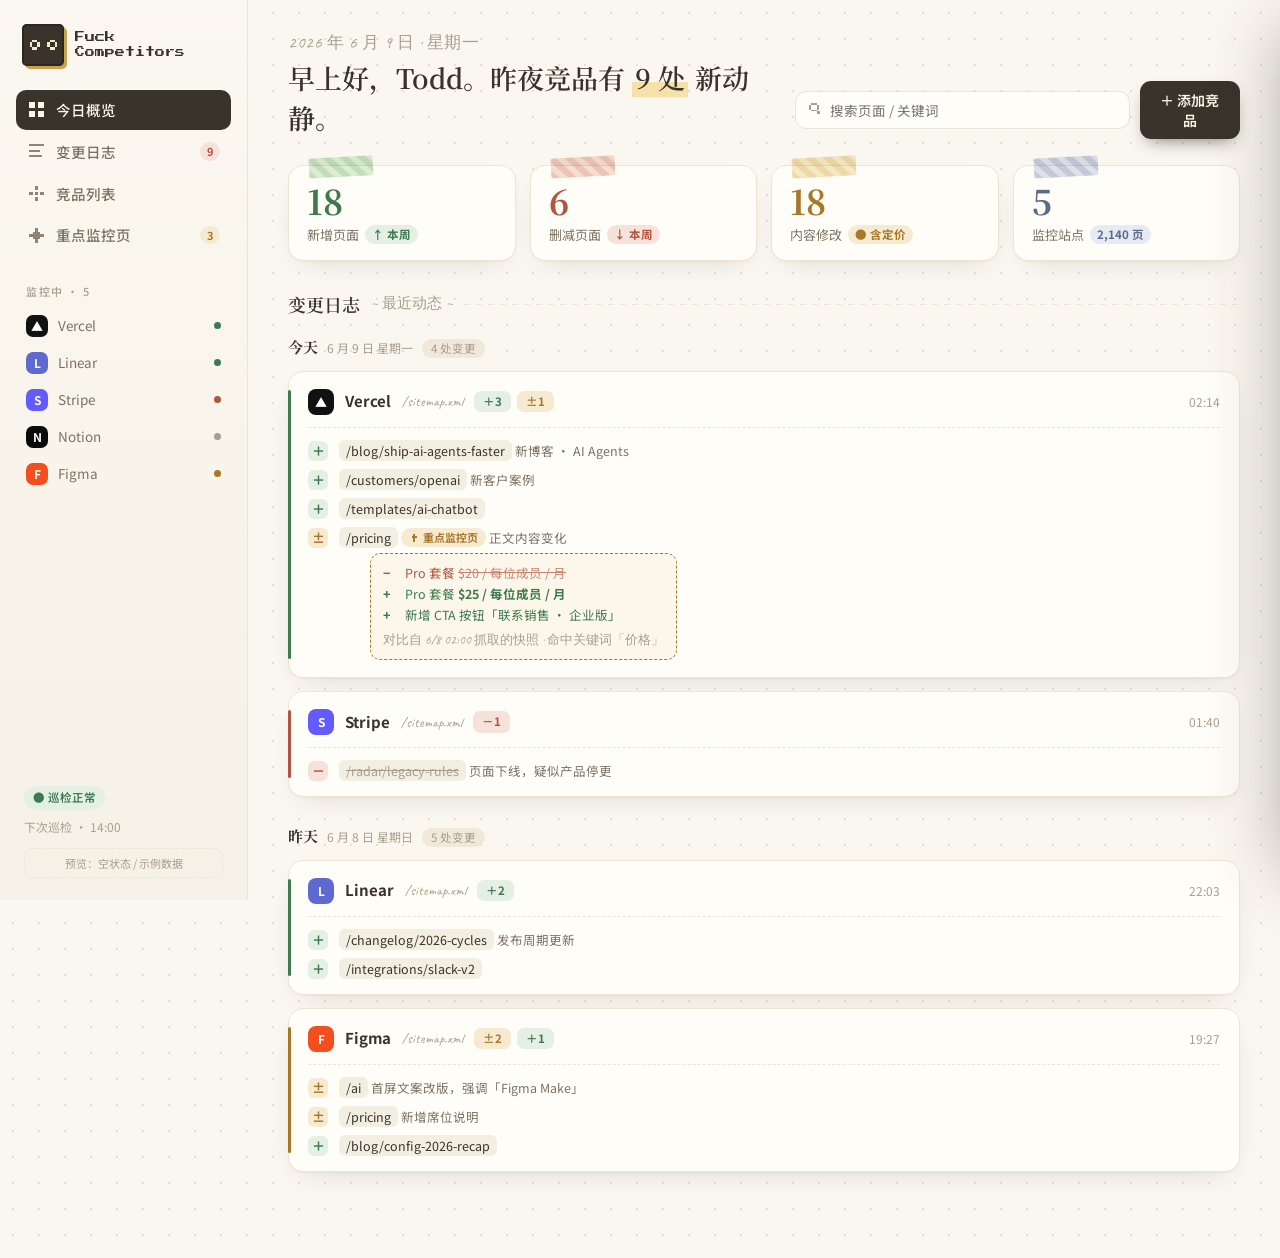
<file: index.html>
<!doctype html>
<html lang="zh-CN">
<head>
<meta charset="utf-8">
<meta name="viewport" content="width=device-width, initial-scale=1">
<title>Fuck Competitors</title>
<link rel="preconnect" href="https://fonts.googleapis.com">
<link rel="preconnect" href="https://fonts.gstatic.com" crossorigin>
<link href="https://fonts.googleapis.com/css2?family=Ma+Shan+Zheng&family=Noto+Serif+SC:wght@500;600;700&family=Noto+Sans+SC:wght@300;400;500;700&family=Caveat:wght@500;700&family=Press+Start+2P&display=swap" rel="stylesheet">
<style>
  :root{
    --paper:#FAF7F0;
    --dot:#E7DFCE;
    --card:#FFFDF8;
    --line:#ECE4D4;
    --ink:#39332B;
    --ink-soft:#7C7263;
    --ink-faint:#A89E8D;
    --add:#3F7A4F;      --add-bg:#E5F0E5;  --add-tape:#BcdCb8;
    --del:#B2553F;      --del-bg:#F7E2DB;  --del-tape:#E8C2B5;
    --mod:#A9772A;      --mod-bg:#F6EBD0;  --mod-tape:#ECD7A6;
    --accent:#5B6B8C;   --accent-bg:#E6EAF2;
    --shadow:0 1px 2px rgba(57,51,43,.04), 0 10px 30px -16px rgba(57,51,43,.22);
  }
  *{box-sizing:border-box;margin:0;padding:0}
  html,body{height:100%}
  body{
    font-family:"Noto Sans SC",system-ui,-apple-system,sans-serif;
    color:var(--ink);
    background-color:var(--paper);
    background-image:radial-gradient(var(--dot) 1.1px, transparent 1.1px);
    background-size:26px 26px;
    -webkit-font-smoothing:antialiased;
    line-height:1.5;
  }
  .app{display:grid;grid-template-columns:248px 1fr;min-height:100vh}

  /* ---------- Sidebar ---------- */
  .sidebar{
    border-right:1px solid var(--line);
    background:linear-gradient(180deg,#FBF8F1, #F6F1E6);
    padding:22px 16px;display:flex;flex-direction:column;gap:22px;
    position:sticky;top:0;height:100vh;
  }
  .brand{display:flex;align-items:center;gap:11px;padding:2px 6px}
  .brand .mark{
    width:42px;height:42px;border-radius:5px;display:grid;place-items:center;overflow:hidden;
    background:#39332B;
    box-shadow:3px 3px 0 #C9A24E, 0 0 0 2px #2B2622 inset;
  }
  .brand .mark svg{width:27px;height:auto;display:block;shape-rendering:crispEdges}
  .ob-eyes{width:66px;height:66px;border-radius:10px;display:grid;place-items:center;margin:0 auto 18px;background:#39332B;box-shadow:5px 5px 0 #C9A24E,0 0 0 3px #2B2622 inset;transform:rotate(-3deg)}
  .ob-eyes svg{width:44px;height:auto;display:block;shape-rendering:crispEdges}
  @keyframes fc-blink{0%,90%,100%{transform:scaleY(1)}95%{transform:scaleY(.12)}}
  @keyframes fc-scan{0%,100%{transform:translateX(-0.7px)}50%{transform:translateX(0.7px)}}
  .pixel-eyes .eyes{transform-box:fill-box;transform-origin:center;animation:fc-blink 4.5s infinite}
  .pixel-eyes .pupils{animation:fc-scan 3.2s ease-in-out infinite}
  @media (prefers-reduced-motion:reduce){.pixel-eyes .eyes,.pixel-eyes .pupils{animation:none}}
  .brand h1{font-family:"Press Start 2P",monospace;font-weight:400;font-size:10px;line-height:1.55;color:var(--ink)}

  .nav{display:flex;flex-direction:column;gap:2px}
  .nav-label{font-size:11px;letter-spacing:1.5px;color:var(--ink-faint);padding:6px 10px;text-transform:uppercase;font-weight:500}
  .nav a{
    display:flex;align-items:center;gap:11px;padding:9px 11px;border-radius:10px;
    color:var(--ink-soft);text-decoration:none;font-size:14.5px;font-weight:500;cursor:pointer;
    transition:background .15s,color .15s;
  }
  .nav a .ic{width:18px;display:inline-flex;align-items:center;justify-content:center;opacity:.85}
  .nav a .ic svg{width:15px;height:15px;fill:currentColor;shape-rendering:crispEdges}
  .nav a:hover{background:#F0E9DA;color:var(--ink)}
  .nav a.active{background:#39332B;color:#FBF5E6}
  .nav a.active .ic{opacity:1}
  .nav a .badge{margin-left:auto;background:var(--del-bg);color:var(--del);font-size:11px;font-weight:700;padding:1px 7px;border-radius:20px}
  .nav a.active .badge{background:rgba(255,255,255,.16);color:#FBF5E6}

  .sites-list{display:flex;flex-direction:column;gap:1px;margin-top:2px}
  .site-row{display:flex;align-items:center;gap:10px;padding:7px 10px;border-radius:9px;cursor:pointer;font-size:13.5px;color:var(--ink-soft);transition:background .15s}
  .site-row:hover{background:#F0E9DA}
  .dot-status{width:7px;height:7px;border-radius:50%;margin-left:auto}
  .monogram{width:22px;height:22px;border-radius:7px;display:grid;place-items:center;font-size:12px;font-weight:700;color:#fff}

  .side-foot{margin-top:auto;font-size:12px;color:var(--ink-faint);padding:0 8px}
  .side-foot .pill{display:inline-flex;align-items:center;gap:6px;background:var(--add-bg);color:var(--add);padding:3px 9px;border-radius:20px;font-weight:600;font-size:11.5px}

  /* ---------- Main ---------- */
  .main{padding:30px 40px 60px;max-width:1040px}
  .topbar{display:flex;align-items:flex-end;justify-content:space-between;gap:20px;margin-bottom:26px}
  .greet .date{font-family:"Caveat",cursive;font-size:17px;color:var(--ink-faint);letter-spacing:.5px}
  .greet h2{font-family:"Noto Serif SC",serif;font-weight:600;font-size:27px;margin-top:2px}
  .greet h2 .hl{background:linear-gradient(180deg,transparent 62%, #F6E1A8 62%);padding:0 3px}
  .top-actions{display:flex;gap:10px;align-items:center}
  .search{display:flex;align-items:center;gap:8px;background:var(--card);border:1px solid var(--line);border-radius:11px;padding:8px 13px;color:var(--ink-faint);font-size:13.5px;min-width:200px}
  .search input{border:0;background:transparent;outline:none;font-family:inherit;font-size:13.5px;color:var(--ink);width:100%}
  .search svg{width:13px;height:13px;fill:var(--ink-faint);shape-rendering:crispEdges;flex-shrink:0}
  .btn{display:inline-flex;align-items:center;gap:7px;border:0;cursor:pointer;font-family:inherit;font-size:14px;font-weight:600;padding:9px 16px;border-radius:11px;transition:transform .12s, box-shadow .15s}
  .btn-primary{background:#39332B;color:#FBF5E6;box-shadow:0 8px 18px -8px rgba(57,51,43,.7)}
  .btn-primary:hover{transform:translateY(-1px)}

  /* stat cards */
  .stats{display:grid;grid-template-columns:repeat(4,1fr);gap:14px;margin-bottom:30px}
  .stat{position:relative;background:var(--card);border:1px solid var(--line);border-radius:15px;padding:18px 18px 16px;box-shadow:var(--shadow)}
  .stat .tape{position:absolute;top:-9px;left:20px;width:64px;height:20px;opacity:.85;transform:rotate(-3deg);border-radius:2px;mix-blend-mode:multiply}
  .stat .num{font-family:"Noto Serif SC",serif;font-size:34px;font-weight:700;line-height:1}
  .stat .lab{font-size:13px;color:var(--ink-soft);margin-top:7px;display:flex;align-items:center;gap:6px}
  .stat .trend{font-size:11.5px;font-weight:700;padding:1px 7px;border-radius:20px}
  .c-add .num{color:var(--add)} .c-del .num{color:var(--del)} .c-mod .num{color:var(--mod)} .c-site .num{color:var(--accent)}

  /* section heading */
  .sec-head{display:flex;align-items:center;gap:11px;margin:8px 0 16px}
  .sec-head h3{font-family:"Noto Serif SC",serif;font-size:18px;font-weight:600}
  .sec-head .ribbon{font-family:"Caveat",cursive;font-size:15px;color:var(--ink-faint)}
  .sec-head .line{flex:1;height:1px;background:repeating-linear-gradient(90deg,var(--line) 0 6px, transparent 6px 12px)}

  /* timeline / journal */
  .day-group{margin-bottom:26px}
  .day-tag{display:inline-flex;align-items:baseline;gap:9px;margin-bottom:12px}
  .day-tag .d{font-family:"Noto Serif SC",serif;font-size:15px;font-weight:700}
  .day-tag .w{font-size:12px;color:var(--ink-faint)}
  .day-tag .cnt{font-size:11.5px;color:var(--ink-faint);background:#F0E9DA;padding:1px 9px;border-radius:20px}

  .entry{position:relative;background:var(--card);border:1px solid var(--line);border-radius:15px;padding:17px 19px 15px;box-shadow:var(--shadow);margin-bottom:13px}
  .entry::before{content:"";position:absolute;left:-1px;top:18px;bottom:18px;width:3px;border-radius:3px;background:var(--line)}
  .entry.has-add::before{background:var(--add)} .entry.has-del::before{background:var(--del)} .entry.has-mod::before{background:var(--mod)}
  .entry-head{display:flex;align-items:center;gap:11px;margin-bottom:12px}
  .entry-head .name{font-weight:700;font-size:15px}
  .entry-head .url{font-size:12px;color:var(--ink-faint);font-family:"Caveat",cursive;font-size:14px}
  .entry-head .time{margin-left:auto;font-size:12px;color:var(--ink-faint)}
  .summary-tags{display:flex;gap:6px}
  .tag{display:inline-flex;align-items:center;gap:5px;font-size:11.5px;font-weight:700;padding:2px 9px;border-radius:7px}
  .tag.add{background:var(--add-bg);color:var(--add)} .tag.del{background:var(--del-bg);color:var(--del)} .tag.mod{background:var(--mod-bg);color:var(--mod)}
  .tag.susp{background:transparent;color:var(--mod);border:1px dashed var(--mod);font-weight:600}
  .gly.susp{background:transparent;color:var(--mod);border:1px dashed var(--mod)}

  .changes{display:flex;flex-direction:column;gap:8px;border-top:1px dashed var(--line);padding-top:12px}
  .change{display:flex;align-items:flex-start;gap:11px;font-size:13.5px}
  .change .gly{width:20px;height:20px;border-radius:6px;display:grid;place-items:center;font-size:13px;font-weight:800;flex-shrink:0;margin-top:1px}
  .gly.add{background:var(--add-bg);color:var(--add)} .gly.del{background:var(--del-bg);color:var(--del)} .gly.mod{background:var(--mod-bg);color:var(--mod)}
  .change .path{font-family:"Noto Sans SC",monospace;color:var(--ink);background:#F3EEE2;padding:1px 7px;border-radius:6px;font-size:12.5px}
  .change .note{color:var(--ink-soft);font-size:12.5px}
  .change.del .path{text-decoration:line-through;color:var(--ink-faint)}

  /* content diff block */
  .diff{margin:6px 0 2px 31px;border:1px dashed var(--mod);background:#FCF7EA;border-radius:10px;padding:9px 12px;font-size:12.5px}
  .diff .dl{display:flex;gap:8px;align-items:baseline;padding:1px 0}
  .diff .dl .mk{font-weight:800;width:14px;flex-shrink:0}
  .diff .dl.minus{color:var(--del)} .diff .dl.minus .mk{color:var(--del)}
  .diff .dl.plus{color:var(--add)} .diff .dl.plus .mk{color:var(--add)}
  .diff .dl s{opacity:.7}
  .diff .src{font-size:11px;color:var(--ink-faint);margin-top:5px;font-family:"Caveat",cursive;font-size:13px}
  .pin{font-size:11px;color:var(--mod);background:var(--mod-bg);padding:1px 8px;border-radius:20px;font-weight:700;display:inline-flex;gap:4px;align-items:center}
  .xic{width:10px;height:10px;fill:currentColor;shape-rendering:crispEdges;flex-shrink:0}
  .wic{width:11px;height:11px;fill:var(--mod);shape-rendering:crispEdges;vertical-align:-2px;margin-right:3px}

  /* toggle switch */
  .switch{position:relative;display:inline-block;width:40px;height:23px;flex-shrink:0}
  .switch input{display:none}
  .switch .track{position:absolute;inset:0;background:#E0D8C8;border-radius:20px;transition:.2s;cursor:pointer}
  .switch .track::before{content:"";position:absolute;width:17px;height:17px;left:3px;top:3px;background:#fff;border-radius:50%;transition:.2s;box-shadow:0 1px 3px rgba(57,51,43,.3)}
  .switch input:checked + .track{background:var(--add)}
  .switch input:checked + .track::before{transform:translateX(17px)}
  .toggle-card{display:flex;align-items:center;gap:14px;border:1px solid var(--line);background:#FBF8F1;border-radius:11px;padding:12px 14px}
  .toggle-card .t{font-weight:600;font-size:13.5px}
  .toggle-card .d{font-size:11.5px;color:var(--ink-soft);margin-top:3px;line-height:1.45}
  .lvl{font-size:11px;font-weight:700;padding:2px 9px;border-radius:20px}
  .lvl.basic{background:#EEE7D7;color:var(--ink-soft)}
  .lvl.deep{background:var(--add-bg);color:var(--add)}

  /* competitors grid */
  .grid{display:grid;grid-template-columns:repeat(2,1fr);gap:14px}
  .site-card{position:relative;background:var(--card);border:1px solid var(--line);border-radius:15px;padding:18px;box-shadow:var(--shadow)}
  .site-card .top{display:flex;align-items:center;gap:12px;margin-bottom:14px}
  .site-card .monogram{width:40px;height:40px;border-radius:11px;font-size:18px}
  .site-card .nm{font-weight:700;font-size:16px}
  .site-card .lk{font-size:12px;color:var(--ink-faint);font-family:"Caveat",cursive;font-size:14px}
  .site-card .meta{display:flex;gap:18px;border-top:1px dashed var(--line);padding-top:13px;margin-top:4px}
  .site-card .meta .k{font-size:11px;color:var(--ink-faint)}
  .site-card .meta .v{font-size:16px;font-weight:700;font-family:"Noto Serif SC",serif}
  .spark{display:flex;align-items:flex-end;gap:3px;height:30px;margin-left:auto}
  .spark span{width:5px;border-radius:2px;background:var(--accent-bg)}
  .freq{margin-left:auto;font-size:11.5px;color:var(--add);background:var(--add-bg);padding:2px 9px;border-radius:20px;font-weight:600}
  .card-foot{display:flex;align-items:center;gap:8px;border-top:1px dashed var(--line);margin-top:13px;padding-top:11px;font-size:12.5px;color:var(--ink-soft)}
  .card-foot .switch{margin-left:auto}

  .empty-soft{color:var(--ink-faint);font-size:13.5px;font-family:"Caveat",cursive;font-size:15px}

  /* modal */
  .scrim{position:fixed;inset:0;background:rgba(57,51,43,.34);backdrop-filter:blur(2px);display:none;place-items:center;z-index:50}
  .scrim.open{display:grid}
  .modal{width:460px;background:var(--card);border:1px solid var(--line);border-radius:18px;padding:26px;box-shadow:0 30px 70px -20px rgba(57,51,43,.5);position:relative}
  .modal .washi-top{position:absolute;top:-12px;left:50%;transform:translateX(-50%) rotate(-2deg);width:120px;height:26px;background:repeating-linear-gradient(45deg,#EAD7A6 0 7px,#F2E6C6 7px 14px);opacity:.9;border-radius:3px}
  .modal h3{font-family:"Noto Serif SC",serif;font-size:20px;margin-bottom:4px}
  .modal p.sub{color:var(--ink-soft);font-size:13px;margin-bottom:18px}
  .field{margin-bottom:14px}
  .field label{display:block;font-size:12.5px;font-weight:600;color:var(--ink-soft);margin-bottom:6px}
  .field input,.field select{width:100%;border:1px solid var(--line);background:#FBF8F1;border-radius:10px;padding:10px 12px;font-family:inherit;font-size:14px;color:var(--ink);outline:none}
  .field input:focus{border-color:var(--accent)}
  .chip-row{display:flex;gap:8px;flex-wrap:wrap}
  .chip{font-size:12.5px;border:1px solid var(--line);border-radius:20px;padding:5px 13px;cursor:pointer;color:var(--ink-soft);background:#FBF8F1}
  .chip.on{background:#39332B;color:#FBF5E6;border-color:#39332B}
  .modal-foot{display:flex;justify-content:flex-end;gap:10px;margin-top:22px}
  .btn-ghost{background:transparent;color:var(--ink-soft)}
  .view{display:none}.view.show{display:block}

  /* clickable affordance on change rows / entries */
  .change.clickable{cursor:pointer;border-radius:8px;margin:-2px -6px;padding:2px 6px;transition:background .14s}
  .change.clickable:hover{background:#F6F1E4}
  .change .chev{margin-left:auto;color:var(--ink-faint);opacity:0;transition:opacity .14s;align-self:center}
  .change.clickable:hover .chev{opacity:1}

  /* timeline filter bar */
  .filterbar{display:flex;align-items:center;gap:8px;flex-wrap:wrap;margin:-2px 0 18px}
  .filterbar .fchip{font-size:12.5px;border:1px solid var(--line);border-radius:20px;padding:4px 12px;cursor:pointer;color:var(--ink-soft);background:var(--card);display:inline-flex;align-items:center;gap:6px;transition:.14s}
  .filterbar .fchip:hover{border-color:var(--ink-faint)}
  .filterbar .fchip.on{background:#39332B;color:#FBF5E6;border-color:#39332B}
  .filterbar .sep{width:1px;height:18px;background:var(--line);margin:0 2px}
  .filterbar .mono-sm{width:16px;height:16px;border-radius:5px;display:grid;place-items:center;font-size:9px;font-weight:700;color:#fff}

  /* change-detail drawer */
  .drawer-scrim{position:fixed;inset:0;background:rgba(57,51,43,.30);backdrop-filter:blur(2px);opacity:0;pointer-events:none;transition:opacity .25s;z-index:60}
  .drawer-scrim.open{opacity:1;pointer-events:auto}
  .drawer{position:fixed;top:0;right:0;height:100vh;width:452px;max-width:92vw;background:var(--card);border-left:1px solid var(--line);box-shadow:-30px 0 70px -30px rgba(57,51,43,.45);transform:translateX(102%);transition:transform .32s cubic-bezier(.4,0,.2,1);z-index:61;display:flex;flex-direction:column}
  .drawer.open{transform:none}
  .drawer-head{padding:20px 24px 16px;border-bottom:1px solid var(--line);position:relative}
  .drawer-head .crumb{font-size:12.5px;color:var(--ink-soft);display:flex;align-items:center;gap:7px;margin-bottom:11px}
  .drawer-head .crumb .path{font-family:monospace;background:#F3EEE2;padding:1px 7px;border-radius:6px;font-size:12px;color:var(--ink)}
  .drawer-head h3{font-family:"Noto Serif SC",serif;font-size:19px;font-weight:600;display:flex;align-items:center;gap:9px}
  .drawer-close{position:absolute;top:18px;right:18px;width:30px;height:30px;border:1px solid var(--line);background:var(--card);border-radius:9px;cursor:pointer;color:var(--ink-soft);font-size:15px;display:grid;place-items:center}
  .drawer-close:hover{background:#F0E9DA}
  .drawer-body{padding:18px 24px 24px;overflow-y:auto;flex:1}
  .metagrid{display:grid;grid-template-columns:1fr 1fr;gap:11px;margin-bottom:20px}
  .metagrid .mi{border:1px solid var(--line);background:#FBF8F1;border-radius:10px;padding:9px 12px}
  .metagrid .mi .k{font-size:11px;color:var(--ink-faint);margin-bottom:3px}
  .metagrid .mi .v{font-size:13px;font-weight:600}
  .drawer-body .dh{font-size:12px;font-weight:700;color:var(--ink-soft);letter-spacing:.5px;margin:0 0 10px;display:flex;align-items:center;gap:8px}
  .drawer-body .dh .line{flex:1;height:1px;background:var(--line)}
  .difffull{border:1px solid var(--line);border-radius:11px;overflow:hidden;font-family:monospace;font-size:12.5px}
  .difffull .row{display:flex;gap:9px;padding:4px 12px;line-height:1.55;white-space:pre-wrap;word-break:break-word}
  .difffull .row .mk{width:12px;flex-shrink:0;font-weight:800;text-align:center}
  .difffull .row.ctx{color:var(--ink-soft);background:var(--card)}
  .difffull .row.del{color:var(--del);background:var(--del-bg)} .difffull .row.del .mk{color:var(--del)}
  .difffull .row.add{color:var(--add);background:var(--add-bg)} .difffull .row.add .mk{color:var(--add)}
  .difffull .row.hunk{color:var(--ink-faint);background:#F3EEE2;font-size:11px}
  .drawer-actions{display:flex;gap:9px;margin-top:20px;flex-wrap:wrap}
  .drawer-actions .btn{font-size:13px;padding:8px 13px}
  .drawer-actions .btn-soft{background:#F3EEE2;color:var(--ink)}
  .newpage{border:1px solid var(--line);border-radius:11px;padding:14px;background:#FBF8F1}
  .newpage .pt{font-weight:700;font-size:14px;margin-bottom:5px}
  .newpage .pd{font-size:12.5px;color:var(--ink-soft);line-height:1.5}
  .newpage .url2{font-size:11.5px;color:var(--accent);margin-top:9px;font-family:monospace}
  .upsell{border:1px dashed var(--mod);background:#FCF7EA;border-radius:11px;padding:15px}
  .upsell .pd{font-size:13px;color:var(--ink);line-height:1.65}
  .upsell .why{font-size:12px;color:var(--ink-soft);margin-top:8px;line-height:1.6}

  /* first-run empty state */
  .only-empty{display:none}
  body.first-run .only-empty{display:block}
  body.first-run .hide-empty{display:none!important}
  body.first-run .topbar{display:none}
  body.first-run .view{display:none!important}
  .onboarding{max-width:680px;margin:0 auto;padding-top:30px}
  .ob-card{position:relative;background:var(--card);border:1px solid var(--line);border-radius:20px;padding:42px 44px 34px;box-shadow:var(--shadow);text-align:center}
  .ob-card .ob-tape{position:absolute;top:-13px;left:50%;transform:translateX(-50%) rotate(-2deg);width:132px;height:28px;background:repeating-linear-gradient(45deg,#EAD7A6 0 7px,#F2E6C6 7px 14px);opacity:.9;border-radius:3px}
  .ob-card h2{font-family:"Noto Serif SC",serif;font-size:26px;margin-bottom:11px}
  .ob-card h2 .hl{background:linear-gradient(180deg,transparent 60%, #F6E1A8 60%);padding:0 5px}
  .ob-card .lead{color:var(--ink-soft);font-size:14px;line-height:1.75;max-width:490px;margin:0 auto 24px}
  .ob-quick{display:flex;gap:10px;max-width:470px;margin:0 auto}
  .ob-quick input{flex:1;border:1px solid var(--line);background:#FBF8F1;border-radius:11px;padding:11px 14px;font-family:inherit;font-size:14px;color:var(--ink);outline:none}
  .ob-quick input:focus{border-color:var(--accent)}
  .ob-quick .btn{white-space:nowrap}
  .ob-features{display:grid;grid-template-columns:repeat(3,1fr);gap:13px;margin-top:16px}
  .ob-feat{background:var(--card);border:1px solid var(--line);border-radius:14px;padding:16px 16px 15px;text-align:left;box-shadow:var(--shadow)}
  .ob-feat .fi{width:30px;height:30px;border-radius:9px;display:grid;place-items:center;font-weight:800;font-size:15px;margin-bottom:10px}
  .ob-feat h4{font-size:13.5px;margin-bottom:5px}
  .ob-feat p{font-size:12px;color:var(--ink-soft);line-height:1.6}
  .empty-side{font-family:"Caveat",cursive;font-size:14px;color:var(--ink-faint);border:1px dashed var(--line);border-radius:10px;padding:16px 12px;text-align:center;line-height:1.7}
  .demo-toggle{margin-top:12px;font-size:11px;color:var(--ink-faint);cursor:pointer;border:1px dashed var(--line);border-radius:8px;padding:6px 8px;text-align:center;transition:background .14s}
  .demo-toggle:hover{background:#F0E9DA;color:var(--ink-soft)}
</style>
</head>
<body>
<div class="app">
  <!-- ================= Sidebar ================= -->
  <aside class="sidebar">
    <div class="brand">
      <div class="mark pixel-eyes" title="we're watching">
        <svg viewBox="0 0 11 4" aria-label="两只盯梢的像素眼睛">
          <g class="eyes">
            <!-- left eye sclera (rounded pixel) -->
            <rect x="1" y="0" width="2" height="1" fill="#F6E9C8"/>
            <rect x="0" y="1" width="4" height="2" fill="#F6E9C8"/>
            <rect x="1" y="3" width="2" height="1" fill="#F6E9C8"/>
            <!-- right eye sclera -->
            <rect x="8" y="0" width="2" height="1" fill="#F6E9C8"/>
            <rect x="7" y="1" width="4" height="2" fill="#F6E9C8"/>
            <rect x="8" y="3" width="2" height="1" fill="#F6E9C8"/>
            <!-- pupils (scan) -->
            <g class="pupils">
              <rect x="1" y="1" width="2" height="2" fill="#39332B"/>
              <rect x="8" y="1" width="2" height="2" fill="#39332B"/>
            </g>
          </g>
        </svg>
      </div>
      <div>
        <h1>Fuck<br>Competitors</h1>
      </div>
    </div>

    <nav class="nav">
      <a class="active" data-view="overview"><span class="ic"><svg viewBox="0 0 8 8"><rect x="0" y="0" width="3" height="3"/><rect x="5" y="0" width="3" height="3"/><rect x="0" y="5" width="3" height="3"/><rect x="5" y="5" width="3" height="3"/></svg></span>今日概览</a>
      <a data-view="timeline"><span class="ic"><svg viewBox="0 0 8 8"><rect x="0" y="0" width="8" height="1"/><rect x="0" y="3" width="6" height="1"/><rect x="0" y="6" width="7" height="1"/></svg></span>变更日志<span class="badge hide-empty">9</span></a>
      <a data-view="sites"><span class="ic"><svg viewBox="0 0 8 8"><rect x="3" y="0" width="2" height="2"/><rect x="3" y="6" width="2" height="2"/><rect x="0" y="3" width="2" height="2"/><rect x="6" y="3" width="2" height="2"/><rect x="3" y="3" width="2" height="2"/></svg></span>竞品列表</a>
      <a data-view="watch"><span class="ic"><svg viewBox="0 0 8 8"><rect x="3" y="0" width="2" height="8"/><rect x="0" y="3" width="8" height="2"/><rect x="2" y="2" width="4" height="4"/></svg></span>重点监控页<span class="badge hide-empty" style="background:var(--mod-bg);color:var(--mod)">3</span></a>
    </nav>

    <div class="hide-empty">
      <div class="nav-label">监控中 · 5</div>
      <div class="sites-list">
        <div class="site-row"><span class="monogram" style="background:#111">▲</span>Vercel<span class="dot-status" style="background:var(--add)"></span></div>
        <div class="site-row"><span class="monogram" style="background:#5E6AD2">L</span>Linear<span class="dot-status" style="background:var(--add)"></span></div>
        <div class="site-row"><span class="monogram" style="background:#635BFF">S</span>Stripe<span class="dot-status" style="background:var(--del)"></span></div>
        <div class="site-row"><span class="monogram" style="background:#0A0A0A">N</span>Notion<span class="dot-status" style="background:var(--ink-faint)"></span></div>
        <div class="site-row"><span class="monogram" style="background:#F24E1E">F</span>Figma<span class="dot-status" style="background:var(--mod)"></span></div>
      </div>
    </div>
    <div class="only-empty">
      <div class="nav-label">监控中 · 0</div>
      <div class="empty-side">还空空如也～<br>添加第一个竞品<br>开启你的手账 ✦</div>
    </div>

    <div class="side-foot">
      <span class="pill hide-empty">● 巡检正常</span>
      <div class="hide-empty" style="margin-top:8px">下次巡检 · 14:00</div>
      <div class="demo-toggle" onclick="document.body.classList.toggle('first-run')">预览：空状态 / 示例数据</div>
    </div>
  </aside>

  <!-- ================= Main ================= -->
  <main class="main">

    <!-- ===== First-run empty state ===== -->
    <section class="onboarding only-empty">
      <div class="ob-card">
        <div class="ob-tape"></div>
        <div class="ob-eyes pixel-eyes">
          <svg viewBox="0 0 11 4" aria-label="盯梢的像素眼睛">
            <g class="eyes">
              <rect x="1" y="0" width="2" height="1" fill="#F6E9C8"/>
              <rect x="0" y="1" width="4" height="2" fill="#F6E9C8"/>
              <rect x="1" y="3" width="2" height="1" fill="#F6E9C8"/>
              <rect x="8" y="0" width="2" height="1" fill="#F6E9C8"/>
              <rect x="7" y="1" width="4" height="2" fill="#F6E9C8"/>
              <rect x="8" y="3" width="2" height="1" fill="#F6E9C8"/>
              <g class="pupils">
                <rect x="1" y="1" width="2" height="2" fill="#39332B"/>
                <rect x="8" y="1" width="2" height="2" fill="#39332B"/>
              </g>
            </g>
          </svg>
        </div>
        <h2>开始 <span class="hl">盯死</span> 你的对手</h2>
        <p class="lead">填入竞品的 sitemap 地址，<b>Fuck Competitors</b> 会定期巡检，把它网站上每一次页面的<b>新增</b>、<b>删减</b>、<b>修改</b>都记成一篇日志——像写观察日记一样，看懂对手的每一步动作。</p>
        <div class="ob-quick">
          <input placeholder="https://competitor.com/sitemap.xml">
          <button class="btn btn-primary" onclick="document.body.classList.remove('first-run');openModal()">开始监控 →</button>
        </div>
      </div>
      <div class="ob-features">
        <div class="ob-feat">
          <div class="fi" style="background:var(--add-bg);color:var(--add)">＋</div>
          <h4>捕捉新增</h4>
          <p>竞品上线新页面（新品、新案例、新博客）第一时间记录。</p>
        </div>
        <div class="ob-feat">
          <div class="fi" style="background:var(--del-bg);color:var(--del)">－</div>
          <h4>追踪删减</h4>
          <p>页面悄悄下线，往往是产品线调整或策略转向的信号。</p>
        </div>
        <div class="ob-feat">
          <div class="fi" style="background:var(--mod-bg);color:var(--mod)">±</div>
          <h4>内容变化</h4>
          <p>基础监控提示「疑似修改」；开启详细监控看定价、文案的逐行 diff。</p>
        </div>
      </div>
    </section>

    <div class="topbar">
      <div class="greet">
        <div class="date">2026 年 6 月 9 日 · 星期一</div>
        <h2>早上好，Todd。昨夜竞品有 <span class="hl">9 处</span> 新动静。</h2>
      </div>
      <div class="top-actions">
        <div class="search"><svg viewBox="0 0 8 8"><rect x="1" y="0" width="4" height="1"/><rect x="1" y="4" width="4" height="1"/><rect x="0" y="1" width="1" height="3"/><rect x="5" y="1" width="1" height="3"/><rect x="5" y="5" width="2" height="2"/></svg><input placeholder="搜索页面 / 关键词"></div>
        <button class="btn btn-primary" onclick="openModal()">＋ 添加竞品</button>
      </div>
    </div>

    <!-- ===== Overview view ===== -->
    <section class="view show" id="view-overview">
      <div class="stats">
        <div class="stat c-add">
          <div class="tape" style="background:repeating-linear-gradient(45deg,#B7D9B4 0 6px,#D6ECD3 6px 12px)"></div>
          <div class="num">18</div>
          <div class="lab">新增页面 <span class="trend" style="background:var(--add-bg);color:var(--add)">↑ 本周</span></div>
        </div>
        <div class="stat c-del">
          <div class="tape" style="background:repeating-linear-gradient(45deg,#E8BCAE 0 6px,#F3D9CF 6px 12px)"></div>
          <div class="num">6</div>
          <div class="lab">删减页面 <span class="trend" style="background:var(--del-bg);color:var(--del)">↓ 本周</span></div>
        </div>
        <div class="stat c-mod">
          <div class="tape" style="background:repeating-linear-gradient(45deg,#EBD49E 0 6px,#F4E6C2 6px 12px)"></div>
          <div class="num">18</div>
          <div class="lab">内容修改 <span class="trend" style="background:var(--mod-bg);color:var(--mod)">● 含定价</span></div>
        </div>
        <div class="stat c-site">
          <div class="tape" style="background:repeating-linear-gradient(45deg,#B9C2DA 0 6px,#D9DEEC 6px 12px)"></div>
          <div class="num">5</div>
          <div class="lab">监控站点 <span class="trend" style="background:var(--accent-bg);color:var(--accent)">2,140 页</span></div>
        </div>
      </div>

      <div class="sec-head">
        <h3>变更日志</h3><span class="ribbon">~ 最近动态 ~</span><span class="line"></span>
      </div>

      <!-- Today -->
      <div class="day-group">
        <div class="day-tag"><span class="d">今天</span><span class="w">6 月 9 日 星期一</span><span class="cnt">4 处变更</span></div>

        <div class="entry has-add">
          <div class="entry-head">
            <span class="monogram" style="background:#111;width:26px;height:26px;border-radius:8px">▲</span>
            <span class="name">Vercel</span><span class="url">/sitemap.xml</span>
            <span class="summary-tags"><span class="tag add">＋3</span><span class="tag mod">±1</span></span>
            <span class="time">02:14</span>
          </div>
          <div class="changes">
            <div class="change clickable" onclick="openDetail('vercel-add')"><span class="gly add">＋</span><div><span class="path">/blog/ship-ai-agents-faster</span> <span class="note">新博客 · AI Agents</span></div><span class="chev">›</span></div>
            <div class="change"><span class="gly add">＋</span><div><span class="path">/customers/openai</span> <span class="note">新客户案例</span></div></div>
            <div class="change"><span class="gly add">＋</span><div><span class="path">/templates/ai-chatbot</span></div></div>
            <div class="change mod clickable" onclick="openDetail('vercel-pricing')"><span class="gly mod">±</span><div><span class="path">/pricing</span> <span class="pin"><svg class="xic" viewBox="0 0 8 8"><rect x="3" y="1" width="2" height="1"/><rect x="2" y="2" width="4" height="2"/><rect x="3" y="4" width="2" height="3"/></svg> 重点监控页</span> <span class="note">正文内容变化</span>
              <div class="diff">
                <div class="dl minus"><span class="mk">−</span><span>Pro 套餐 <s>$20 / 每位成员 / 月</s></span></div>
                <div class="dl plus"><span class="mk">+</span><span>Pro 套餐 <b>$25 / 每位成员 / 月</b></span></div>
                <div class="dl plus"><span class="mk">+</span><span>新增 CTA 按钮「联系销售 · 企业版」</span></div>
                <div class="src">对比自 6/8 02:00 抓取的快照 · 命中关键词「价格」</div>
              </div>
            </div></div>
          </div>
        </div>

        <div class="entry has-del">
          <div class="entry-head">
            <span class="monogram" style="background:#635BFF;width:26px;height:26px;border-radius:8px">S</span>
            <span class="name">Stripe</span><span class="url">/sitemap.xml</span>
            <span class="summary-tags"><span class="tag del">－1</span></span>
            <span class="time">01:40</span>
          </div>
          <div class="changes">
            <div class="change del clickable" onclick="openDetail('stripe-del')"><span class="gly del">－</span><div><span class="path">/radar/legacy-rules</span> <span class="note">页面下线，疑似产品停更</span></div><span class="chev">›</span></div>
          </div>
        </div>
      </div>

      <!-- Yesterday -->
      <div class="day-group">
        <div class="day-tag"><span class="d">昨天</span><span class="w">6 月 8 日 星期日</span><span class="cnt">5 处变更</span></div>

        <div class="entry has-add">
          <div class="entry-head">
            <span class="monogram" style="background:#5E6AD2;width:26px;height:26px;border-radius:8px">L</span>
            <span class="name">Linear</span><span class="url">/sitemap.xml</span>
            <span class="summary-tags"><span class="tag add">＋2</span></span>
            <span class="time">22:03</span>
          </div>
          <div class="changes">
            <div class="change"><span class="gly add">＋</span><div><span class="path">/changelog/2026-cycles</span> <span class="note">发布周期更新</span></div></div>
            <div class="change"><span class="gly add">＋</span><div><span class="path">/integrations/slack-v2</span></div></div>
          </div>
        </div>

        <div class="entry has-mod">
          <div class="entry-head">
            <span class="monogram" style="background:#F24E1E;width:26px;height:26px;border-radius:8px">F</span>
            <span class="name">Figma</span><span class="url">/sitemap.xml</span>
            <span class="summary-tags"><span class="tag mod">±2</span><span class="tag add">＋1</span></span>
            <span class="time">19:27</span>
          </div>
          <div class="changes">
            <div class="change mod"><span class="gly mod">±</span><div><span class="path">/ai</span> <span class="note">首屏文案改版，强调「Figma Make」</span></div></div>
            <div class="change mod"><span class="gly mod">±</span><div><span class="path">/pricing</span> <span class="note">新增席位说明</span></div></div>
            <div class="change"><span class="gly add">＋</span><div><span class="path">/blog/config-2026-recap</span></div></div>
          </div>
        </div>
      </div>
    </section>

    <!-- ===== Timeline view ===== -->
    <section class="view" id="view-timeline">
      <div class="sec-head"><h3>变更日志 · 全部</h3><span class="ribbon">~ 按时间倒序 ~</span><span class="line"></span></div>
      <div class="filterbar">
        <span class="fchip on" data-solo>全部竞品</span>
        <span class="fchip" data-solo><span class="mono-sm" style="background:#111">▲</span>Vercel</span>
        <span class="fchip" data-solo><span class="mono-sm" style="background:#5E6AD2">L</span>Linear</span>
        <span class="fchip" data-solo><span class="mono-sm" style="background:#635BFF">S</span>Stripe</span>
        <span class="fchip" data-solo><span class="mono-sm" style="background:#0A0A0A">N</span>Notion</span>
        <span class="fchip" data-solo><span class="mono-sm" style="background:#F24E1E">F</span>Figma</span>
        <span class="sep"></span>
        <span class="fchip on" style="color:var(--add)">＋ 新增</span>
        <span class="fchip on" style="color:var(--del)">－ 删减</span>
        <span class="fchip on" style="color:var(--mod)">± 修改</span>
      </div>

      <div class="day-group">
        <div class="day-tag"><span class="d">今天</span><span class="w">6 月 9 日 星期一</span><span class="cnt">4 处变更</span></div>
        <div class="entry has-mod">
          <div class="entry-head"><span class="monogram" style="background:#111;width:26px;height:26px;border-radius:8px">▲</span><span class="name">Vercel</span><span class="url">/sitemap.xml</span><span class="summary-tags"><span class="tag add">＋3</span><span class="tag mod">±1</span></span><span class="time">02:14</span></div>
          <div class="changes">
            <div class="change clickable" onclick="openDetail('vercel-add')"><span class="gly add">＋</span><div><span class="path">/blog/ship-ai-agents-faster</span> <span class="note">新博客 · AI Agents</span></div><span class="chev">›</span></div>
            <div class="change mod clickable" onclick="openDetail('vercel-pricing')"><span class="gly mod">±</span><div><span class="path">/pricing</span> <span class="pin"><svg class="xic" viewBox="0 0 8 8"><rect x="3" y="1" width="2" height="1"/><rect x="2" y="2" width="4" height="2"/><rect x="3" y="4" width="2" height="3"/></svg></span> <span class="note">Pro $20→$25</span></div><span class="chev">›</span></div>
          </div>
        </div>
        <div class="entry has-del">
          <div class="entry-head"><span class="monogram" style="background:#635BFF;width:26px;height:26px;border-radius:8px">S</span><span class="name">Stripe</span><span class="url">/sitemap.xml</span><span class="summary-tags"><span class="tag del">－1</span></span><span class="time">01:40</span></div>
          <div class="changes">
            <div class="change del clickable" onclick="openDetail('stripe-del')"><span class="gly del">－</span><div><span class="path">/radar/legacy-rules</span> <span class="note">页面下线</span></div><span class="chev">›</span></div>
          </div>
        </div>
        <div class="entry has-mod">
          <div class="entry-head"><span class="monogram" style="background:#0A0A0A;width:26px;height:26px;border-radius:8px">N</span><span class="name">Notion</span><span class="url">/sitemap.xml</span><span class="summary-tags"><span class="lvl basic">基础监控</span><span class="tag susp">± 疑似 1</span></span><span class="time">11:20</span></div>
          <div class="changes">
            <div class="change clickable" onclick="openDetail('notion-lastmod')"><span class="gly susp">±</span><div><span class="path">/pricing</span> <span class="note">lastmod 06-05 → 06-09，可能已修改（未抓正文）</span></div><span class="chev">›</span></div>
          </div>
        </div>
      </div>

      <div class="day-group">
        <div class="day-tag"><span class="d">昨天</span><span class="w">6 月 8 日 星期日</span><span class="cnt">5 处变更</span></div>
        <div class="entry has-mod">
          <div class="entry-head"><span class="monogram" style="background:#F24E1E;width:26px;height:26px;border-radius:8px">F</span><span class="name">Figma</span><span class="url">/sitemap.xml</span><span class="summary-tags"><span class="tag mod">±2</span><span class="tag add">＋1</span></span><span class="time">19:27</span></div>
          <div class="changes">
            <div class="change mod clickable" onclick="openDetail('figma-hero')"><span class="gly mod">±</span><div><span class="path">/</span> <span class="pin"><svg class="xic" viewBox="0 0 8 8"><rect x="3" y="1" width="2" height="1"/><rect x="2" y="2" width="4" height="2"/><rect x="3" y="4" width="2" height="3"/></svg></span> <span class="note">首屏定位转向 AI</span></div><span class="chev">›</span></div>
            <div class="change mod"><span class="gly mod">±</span><div><span class="path">/pricing</span> <span class="note">新增席位说明</span></div></div>
            <div class="change"><span class="gly add">＋</span><div><span class="path">/blog/config-2026-recap</span></div></div>
          </div>
        </div>
        <div class="entry has-add">
          <div class="entry-head"><span class="monogram" style="background:#5E6AD2;width:26px;height:26px;border-radius:8px">L</span><span class="name">Linear</span><span class="url">/sitemap.xml</span><span class="summary-tags"><span class="tag add">＋2</span></span><span class="time">22:03</span></div>
          <div class="changes">
            <div class="change"><span class="gly add">＋</span><div><span class="path">/changelog/2026-cycles</span> <span class="note">发布周期更新</span></div></div>
            <div class="change"><span class="gly add">＋</span><div><span class="path">/integrations/slack-v2</span></div></div>
          </div>
        </div>
      </div>

      <div class="day-group">
        <div class="day-tag"><span class="d">6 月 7 日</span><span class="w">星期六</span><span class="cnt">4 处变更</span></div>
        <div class="entry has-add">
          <div class="entry-head"><span class="monogram" style="background:#0A0A0A;width:26px;height:26px;border-radius:8px">N</span><span class="name">Notion</span><span class="url">/sitemap.xml</span><span class="summary-tags"><span class="tag add">＋4</span></span><span class="time">11:20</span></div>
          <div class="changes">
            <div class="change"><span class="gly add">＋</span><div><span class="path">/product/notion-mail</span> <span class="note">新产品线上线</span></div></div>
            <div class="change"><span class="gly add">＋</span><div><span class="path">/help/notion-mail-guide</span></div></div>
            <div class="change"><span class="gly add">＋</span><div><span class="path">/templates/email-workflows</span></div></div>
            <div class="change"><span class="gly add">＋</span><div><span class="path">/blog/introducing-notion-mail</span></div></div>
          </div>
        </div>
        <p class="empty-soft" style="text-align:center;padding:18px">— 加载更早的手账页 —</p>
      </div>
    </section>

    <!-- ===== Sites view ===== -->
    <section class="view" id="view-sites">
      <div class="sec-head"><h3>竞品列表</h3><span class="ribbon">~ 5 本观察册 ~</span><span class="line"></span></div>
      <div class="grid">
        <div class="site-card">
          <div class="top"><span class="monogram" style="background:#111">▲</span><div><div class="nm">Vercel</div><div class="lk">vercel.com/sitemap.xml</div></div><span class="freq">每 6 小时</span></div>
          <div class="meta"><div><div class="k">追踪页面</div><div class="v">412</div></div><div><div class="k">本周变更</div><div class="v" style="color:var(--add)">+12</div></div><div class="spark"><span style="height:40%"></span><span style="height:60%"></span><span style="height:30%"></span><span style="height:90%;background:var(--accent)"></span><span style="height:55%"></span><span style="height:70%"></span></div></div>
          <div class="card-foot"><span class="lvl deep">详细监控</span><span>钉选 2 页逐字对比</span><label class="switch"><input type="checkbox" checked><span class="track"></span></label></div>
        </div>
        <div class="site-card">
          <div class="top"><span class="monogram" style="background:#5E6AD2">L</span><div><div class="nm">Linear</div><div class="lk">linear.app/sitemap.xml</div></div><span class="freq">每 12 小时</span></div>
          <div class="meta"><div><div class="k">追踪页面</div><div class="v">188</div></div><div><div class="k">本周变更</div><div class="v" style="color:var(--add)">+5</div></div><div class="spark"><span style="height:30%"></span><span style="height:30%"></span><span style="height:50%"></span><span style="height:40%"></span><span style="height:80%;background:var(--accent)"></span><span style="height:35%"></span></div></div>
          <div class="card-foot"><span class="lvl basic">基础监控</span><span>仅 sitemap 增删</span><label class="switch"><input type="checkbox"><span class="track"></span></label></div>
        </div>
        <div class="site-card">
          <div class="top"><span class="monogram" style="background:#635BFF">S</span><div><div class="nm">Stripe</div><div class="lk">stripe.com/sitemap.xml</div></div><span class="freq">每 6 小时</span></div>
          <div class="meta"><div><div class="k">追踪页面</div><div class="v">934</div></div><div><div class="k">本周变更</div><div class="v" style="color:var(--del)">−3</div></div><div class="spark"><span style="height:60%"></span><span style="height:45%"></span><span style="height:70%"></span><span style="height:30%"></span><span style="height:20%;background:var(--del)"></span><span style="height:40%"></span></div></div>
          <div class="card-foot"><span class="lvl deep">详细监控</span><span>钉选 1 页逐字对比</span><label class="switch"><input type="checkbox" checked><span class="track"></span></label></div>
        </div>
        <div class="site-card">
          <div class="top"><span class="monogram" style="background:#0A0A0A">N</span><div><div class="nm">Notion</div><div class="lk">notion.so/sitemap.xml</div></div><span class="freq">每天</span></div>
          <div class="meta"><div><div class="k">追踪页面</div><div class="v">606</div></div><div><div class="k">本周变更</div><div class="v" style="color:var(--add)">+8</div></div><div class="spark"><span style="height:40%"></span><span style="height:50%"></span><span style="height:55%"></span><span style="height:60%"></span><span style="height:75%;background:var(--accent)"></span><span style="height:50%"></span></div></div>
          <div class="card-foot"><span class="lvl basic">基础监控</span><span>仅 sitemap 增删</span><label class="switch"><input type="checkbox"><span class="track"></span></label></div>
        </div>
      </div>
    </section>

    <!-- ===== Watch pages view ===== -->
    <section class="view" id="view-watch">
      <div class="sec-head"><h3>重点监控页</h3><span class="ribbon">~ 钉选的高价值页面，逐字对比 ~</span><span class="line"></span></div>
      <p class="empty-soft" style="margin:-6px 0 16px">Sitemap 只能看出页面增删；钉选的页面会抓取正文做内容 diff —— 定价、定位、客户案例的每一次改动都不放过。</p>

      <div class="entry has-mod">
        <div class="entry-head">
          <span class="monogram" style="background:#111;width:26px;height:26px;border-radius:8px">▲</span>
          <span class="name">Vercel · 定价页</span><span class="url">/pricing</span>
          <span class="summary-tags"><span class="pin"><svg class="xic" viewBox="0 0 8 8"><rect x="3" y="1" width="2" height="1"/><rect x="2" y="2" width="4" height="2"/><rect x="3" y="4" width="2" height="3"/></svg> 已钉选</span><span class="tag mod">本周 2 改</span></span>
          <span class="time">6/9 02:14</span>
        </div>
        <div class="changes">
          <div class="change mod clickable" onclick="openDetail('vercel-pricing')"><span class="gly mod">±</span><div><span class="note">Pro 套餐价格上调</span>
            <div class="diff">
              <div class="dl minus"><span class="mk">−</span><span>Pro 套餐 <s>$20 / 每位成员 / 月</s></span></div>
              <div class="dl plus"><span class="mk">+</span><span>Pro 套餐 <b>$25 / 每位成员 / 月</b></span></div>
              <div class="dl plus"><span class="mk">+</span><span>新增 CTA「联系销售 · 企业版」</span></div>
            </div></div></div>
        </div>
      </div>

      <div class="entry has-mod">
        <div class="entry-head">
          <span class="monogram" style="background:#F24E1E;width:26px;height:26px;border-radius:8px">F</span>
          <span class="name">Figma · 首页定位</span><span class="url">/</span>
          <span class="summary-tags"><span class="pin"><svg class="xic" viewBox="0 0 8 8"><rect x="3" y="1" width="2" height="1"/><rect x="2" y="2" width="4" height="2"/><rect x="3" y="4" width="2" height="3"/></svg> 已钉选</span><span class="tag mod">本周 1 改</span></span>
          <span class="time">6/8 19:27</span>
        </div>
        <div class="changes">
          <div class="change mod clickable" onclick="openDetail('figma-hero')"><span class="gly mod">±</span><div><span class="note">首屏主标语改版</span>
            <div class="diff">
              <div class="dl minus"><span class="mk">−</span><span><s>Nothing great is made alone</s></span></div>
              <div class="dl plus"><span class="mk">+</span><span><b>Design and build, powered by AI</b></span></div>
              <div class="src">定位明显转向 AI —— 值得跟进</div>
            </div></div></div>
        </div>
      </div>

      <div class="entry">
        <div class="entry-head">
          <span class="monogram" style="background:#635BFF;width:26px;height:26px;border-radius:8px">S</span>
          <span class="name">Stripe · 客户案例</span><span class="url">/customers</span>
          <span class="summary-tags"><span class="pin"><svg class="xic" viewBox="0 0 8 8"><rect x="3" y="1" width="2" height="1"/><rect x="2" y="2" width="4" height="2"/><rect x="3" y="4" width="2" height="3"/></svg> 已钉选</span><span class="tag" style="background:#F0E9DA;color:var(--ink-soft)">本周无变化</span></span>
          <span class="time">6/9 01:40</span>
        </div>
      </div>

      <button class="btn" style="background:#F3EEE2;color:var(--ink-soft);margin-top:6px">＋ 钉选新的页面到重点监控</button>
    </section>
  </main>
</div>

<!-- ================= Change-detail drawer ================= -->
<div class="drawer-scrim" id="drawerScrim" onclick="closeDrawer()"></div>
<aside class="drawer" id="drawer">
  <div class="drawer-head">
    <button class="drawer-close" onclick="closeDrawer()">✕</button>
    <div class="crumb"><span id="dCrumbSite"></span> · <span class="path" id="dCrumbPath"></span></div>
    <h3><span id="dTypeGly"></span><span id="dTitle"></span></h3>
  </div>
  <div class="drawer-body" id="drawerBody"></div>
</aside>

<!-- ================= Add modal ================= -->
<div class="scrim" id="scrim" onclick="if(event.target===this)closeModal()">
  <div class="modal">
    <div class="washi-top"></div>
    <h3>盯上一个新对手</h3>
    <p class="sub">填入站点地图地址，我们会定期巡检并记录每一次增删改。</p>
    <div class="field"><label>竞品名称</label><input placeholder="例如：Linear"></div>
    <div class="field"><label>Sitemap 地址</label><input placeholder="https://example.com/sitemap.xml"></div>
    <div class="field"><label>巡检频率</label>
      <div class="chip-row"><span class="chip">每 6 小时</span><span class="chip on">每 12 小时</span><span class="chip">每天</span><span class="chip">每周</span></div>
    </div>
    <div class="field"><label>关注变更类型</label>
      <div class="chip-row"><span class="chip on">＋ 新增</span><span class="chip on">－ 删减</span><span class="chip on">± 修改</span></div>
    </div>
    <div class="field"><label>监控深度</label>
      <div class="toggle-card">
        <div style="flex:1">
          <div class="t">详细内容监控 <span class="lvl deep" style="margin-left:4px">可选</span></div>
          <div class="d">基础监控（默认）：检测页面新增 / 删减，并在 sitemap 带 <code style="background:#F3EEE2;padding:0 4px;border-radius:4px">lastmod</code> 时提示「疑似修改」——但看不到改了什么。开启后抓取正文，逐行对比定价、文案等<b>具体</b>改动，更耗资源，建议只对重点页开启。</div>
        </div>
        <label class="switch"><input type="checkbox"><span class="track"></span></label>
      </div>
    </div>
    <div class="modal-foot">
      <button class="btn btn-ghost" onclick="closeModal()">取消</button>
      <button class="btn btn-primary" onclick="closeModal()">开始监控</button>
    </div>
  </div>
</div>

<script>
  document.querySelectorAll('.nav a[data-view]').forEach(a=>{
    a.addEventListener('click',()=>{
      document.querySelectorAll('.nav a').forEach(x=>x.classList.remove('active'));
      a.classList.add('active');
      const v=a.dataset.view;
      document.querySelectorAll('.view').forEach(s=>s.classList.toggle('show',s.id==='view-'+v));
    });
  });
  document.querySelectorAll('.chip').forEach(c=>c.addEventListener('click',()=>c.classList.toggle('on')));
  document.querySelectorAll('.fchip').forEach(c=>c.addEventListener('click',()=>{
    if(c.dataset.solo!==undefined){c.parentElement.querySelectorAll('.fchip[data-solo]').forEach(x=>x.classList.remove('on'));c.classList.add('on');}
    else c.classList.toggle('on');
  }));
  function openModal(){document.getElementById('scrim').classList.add('open')}
  function closeModal(){document.getElementById('scrim').classList.remove('open')}

  /* ---- change-detail drawer ---- */
  const TYPE={add:{g:'＋',c:'add',label:'新增页面'},del:{g:'－',c:'del',label:'删减页面'},mod:{g:'±',c:'mod',label:'内容修改'}};
  const DETAILS={
    'vercel-pricing':{site:'Vercel',path:'/pricing',type:'mod',title:'Pro 套餐价格上调',pinned:true,
      meta:[['检测时间','2026/6/9 02:14'],['HTTP 状态','200 OK'],['lastmod','06-08 → 06-09'],['正文字数','1,240 → 1,268']],
      diff:[{t:'hunk',x:'@@ 定价表 · Pro 档 @@'},
            {t:'ctx',x:'  适合成长中的团队'},
            {t:'del',x:'Pro 套餐 · $20 / 每位成员 / 月'},
            {t:'add',x:'Pro 套餐 · $25 / 每位成员 / 月'},
            {t:'ctx',x:'  无限项目 · 高级分析'},
            {t:'hunk',x:'@@ 页面底部 CTA @@'},
            {t:'add',x:'＜按钮＞联系销售 · 企业版＜/按钮＞'}]},
    'stripe-del':{site:'Stripe',path:'/radar/legacy-rules',type:'del',title:'页面已下线',pinned:false,
      meta:[['检测时间','2026/6/9 01:40'],['HTTP 状态','301 → /radar'],['从 sitemap 移除','是'],['最后可见','2026-06-07']],
      gone:{title:'Radar Legacy Rules（已下线）',desc:'该页介绍旧版规则引擎，现 301 跳转至 /radar 主页。结合近期改版，疑似旧产品线停止维护——值得关注其 Radar 产品策略调整。',url:'stripe.com/radar/legacy-rules'}},
    'vercel-add':{site:'Vercel',path:'/blog/ship-ai-agents-faster',type:'add',title:'新增页面 · 博客',pinned:false,
      meta:[['检测时间','2026/6/9 02:14'],['HTTP 状态','200 OK'],['加入 sitemap','06-09'],['页面类型','博客文章']],
      newpage:{title:'Ship AI agents faster with Vercel',desc:'介绍如何用 Vercel 部署 AI Agent 工作流，主推新的 Agent 模板与边缘运行时。竞品正加码 AI Agent 方向。',url:'vercel.com/blog/ship-ai-agents-faster'}},
    'figma-hero':{site:'Figma',path:'/',type:'mod',title:'首屏主标语改版',pinned:true,
      meta:[['检测时间','2026/6/8 19:27'],['HTTP 状态','200 OK'],['lastmod','06-05 → 06-08'],['正文字数','略有变化']],
      diff:[{t:'hunk',x:'@@ 首屏 Hero @@'},
            {t:'del',x:'Nothing great is made alone'},
            {t:'add',x:'Design and build, powered by AI'},
            {t:'ctx',x:'  Figma 让团队从想法到上线'}]},
    'notion-lastmod':{site:'Notion',path:'/pricing',type:'mod',suspected:true,title:'页面可能已修改',pinned:false,lm:'06-05 → 06-09',
      meta:[['检测时间','2026/6/9 11:20'],['HTTP 状态','200 OK'],['lastmod','06-05 → 06-09'],['监控深度','基础']]}
  };
  function openDetail(key){
    const d=DETAILS[key]; if(!d) return;
    const t=TYPE[d.type];
    document.getElementById('dCrumbSite').textContent=d.site;
    document.getElementById('dCrumbPath').textContent=d.path;
    document.getElementById('dTitle').textContent=d.title;
    document.getElementById('dTypeGly').innerHTML='<span class="gly '+(d.suspected?'susp':t.c)+'" style="display:inline-grid">'+t.g+'</span>';
    let body='<div class="metagrid">'+d.meta.map(m=>'<div class="mi"><div class="k">'+m[0]+'</div><div class="v">'+m[1]+'</div></div>').join('')+'</div>';
    if(d.suspected){
      body+='<div class="dh">为什么看不到具体改动？ <span class="line"></span><span class="tag susp">基础监控</span></div>';
      body+='<div class="upsell"><div class="pd">基础监控只读取 sitemap，检测到该页 <b>lastmod 从 '+d.lm+'</b>，说明页面<b>可能有改动</b>，但未抓取正文，<b>无法显示改了什么</b>。</div>'
          +'<div class="why"><svg class="wic" viewBox="0 0 8 8"><rect x="3" y="0" width="2" height="2"/><rect x="2" y="2" width="4" height="2"/><rect x="1" y="4" width="6" height="2"/><rect x="0" y="6" width="8" height="1"/></svg>该提示依赖站点诚实填写 lastmod；未提供 lastmod 的站点连「疑似修改」也无法判断。</div>'
          +'<button class="btn btn-primary" style="margin-top:13px"><svg class="xic" viewBox="0 0 8 8"><rect x="4" y="0" width="2" height="3"/><rect x="1" y="3" width="5" height="1"/><rect x="2" y="4" width="2" height="3"/></svg> 对此页开启详细监控</button></div>';
    }
    if(d.diff){
      body+='<div class="dh">逐行对比 <span class="line"></span><span class="tag '+t.c+'">'+t.label+'</span></div>';
      body+='<div class="difffull">'+d.diff.map(r=>{const mk=r.t==='add'?'+':r.t==='del'?'−':r.t==='hunk'?'':' ';return '<div class="row '+r.t+'"><span class="mk">'+mk+'</span><span>'+r.x+'</span></div>';}).join('')+'</div>';
    }
    if(d.newpage){
      body+='<div class="dh">页面快照 <span class="line"></span><span class="tag add">新增页面</span></div>';
      body+='<div class="newpage"><div class="pt">'+d.newpage.title+'</div><div class="pd">'+d.newpage.desc+'</div><div class="url2">'+d.newpage.url+'</div></div>';
    }
    if(d.gone){
      body+='<div class="dh">最后已知快照 <span class="line"></span><span class="tag del">删减页面</span></div>';
      body+='<div class="newpage"><div class="pt">'+d.gone.title+'</div><div class="pd">'+d.gone.desc+'</div><div class="url2">'+d.gone.url+'</div></div>';
    }
    let acts='<button class="btn '+(d.suspected?'btn-soft':'btn-primary')+'"><svg class="xic" viewBox="0 0 8 8"><rect x="3" y="0" width="4" height="1"/><rect x="6" y="0" width="1" height="4"/><rect x="1" y="6" width="1" height="1"/><rect x="2" y="5" width="1" height="1"/><rect x="3" y="4" width="1" height="1"/><rect x="4" y="3" width="1" height="1"/><rect x="5" y="2" width="1" height="1"/></svg> 在浏览器打开</button>';
    if(!d.suspected) acts+='<button class="btn btn-soft">'+(d.pinned?'<svg class="xic" viewBox="0 0 8 8"><rect x="3" y="1" width="2" height="1"/><rect x="2" y="2" width="4" height="2"/><rect x="3" y="4" width="2" height="3"/></svg> 已钉选':'<svg class="xic" viewBox="0 0 8 8"><rect x="3" y="1" width="2" height="1"/><rect x="2" y="2" width="4" height="2"/><rect x="3" y="4" width="2" height="3"/></svg> 钉选此页')+'</button>';
    acts+='<button class="btn btn-soft"><svg class="xic" viewBox="0 0 8 8"><rect x="1" y="3" width="1" height="1"/><rect x="2" y="4" width="1" height="1"/><rect x="3" y="5" width="1" height="1"/><rect x="4" y="4" width="1" height="1"/><rect x="5" y="3" width="1" height="1"/><rect x="6" y="2" width="1" height="1"/><rect x="7" y="1" width="1" height="1"/></svg> 标记已读</button>';
    body+='<div class="drawer-actions">'+acts+'</div>';
    document.getElementById('drawerBody').innerHTML=body;
    document.getElementById('drawer').classList.add('open');
    document.getElementById('drawerScrim').classList.add('open');
  }
  function closeDrawer(){document.getElementById('drawer').classList.remove('open');document.getElementById('drawerScrim').classList.remove('open');}
  document.addEventListener('keydown',e=>{if(e.key==='Escape'){closeDrawer();closeModal();}});
</script>
</body>
</html>
</file>
